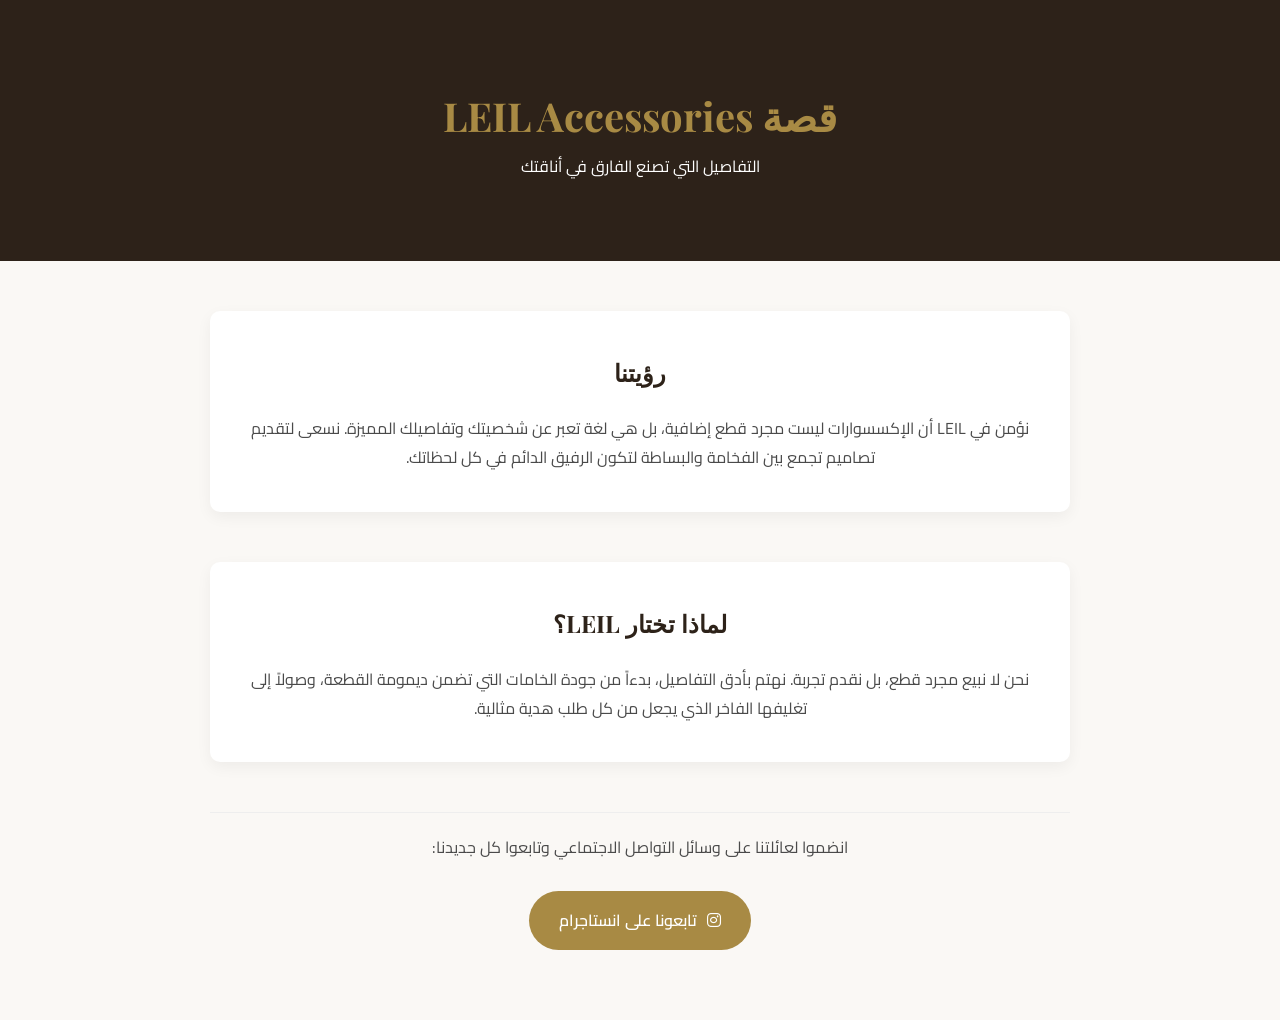
<file: pages/about.html>
<!DOCTYPE html>
<html lang="ar" dir="rtl">
<head>
    <meta charset="UTF-8">
    <meta name="viewport" content="width=device-width, initial-scale=1.0">
    <title>من نحن | LEIL Accessories</title>
    <link href="https://fonts.googleapis.com/css2?family=Cairo:wght@300;400;600&family=Playfair+Display:wght@700&display=swap" rel="stylesheet">
    <link rel="stylesheet" href="https://cdnjs.cloudflare.com/ajax/libs/font-awesome/6.4.0/css/all.min.css">
    
    <style>
        * { margin: 0; padding: 0; box-sizing: border-box; font-family: 'Cairo', sans-serif; }
        body { background-color: #faf8f5; color: #4a4a4a; line-height: 1.8; }

        /* Banner */
        .about-banner {
            background-color: #2d2219;
            color: #fff;
            padding: 80px 20px;
            text-align: center;
        }
        .about-banner h1 { font-family: 'Playfair Display', serif; color: #a88a44; font-size: 2.5rem; }

        /* Container */
        .content-container { max-width: 900px; margin: 50px auto; padding: 0 20px; text-align: center; }
        .about-section { margin-bottom: 50px; background: #fff; padding: 40px; border-radius: 10px; box-shadow: 0 5px 15px rgba(0,0,0,0.05); }
        h2 { color: #2d2219; margin-bottom: 20px; font-family: 'Playfair Display', serif; }

        /* Social Link */
        .social-box { margin-top: 30px; padding: 20px; border-top: 1px solid #eee; }
        .insta-btn {
            display: inline-flex;
            align-items: center;
            gap: 10px;
            background: #a88a44;
            color: #fff;
            padding: 15px 30px;
            border-radius: 50px;
            text-decoration: none;
            font-weight: 600;
            transition: 0.3s;
        }
        .insta-btn:hover { background: #c5a45b; transform: translateY(-3px); }
    </style>
</head>
<body>

    <section class="about-banner">
        <h1>قصة LEIL Accessories</h1>
        <p>التفاصيل التي تصنع الفارق في أناقتك</p>
    </section>

    <main class="content-container">
        <article class="about-section">
            <h2>رؤيتنا</h2>
            <p>نؤمن في LEIL أن الإكسسوارات ليست مجرد قطع إضافية، بل هي لغة تعبر عن شخصيتك وتفاصيلك المميزة. نسعى لتقديم تصاميم تجمع بين الفخامة والبساطة لتكون الرفيق الدائم في كل لحظاتك.</p>
        </article>

        <article class="about-section">
            <h2>لماذا تختار LEIL؟</h2>
            <p>نحن لا نبيع مجرد قطع، بل نقدم تجربة. نهتم بأدق التفاصيل، بدءاً من جودة الخامات التي تضمن ديمومة القطعة، وصولاً إلى تغليفها الفاخر الذي يجعل من كل طلب هدية مثالية.</p>
        </article>

        <div class="social-box">
            <p>انضموا لعائلتنا على وسائل التواصل الاجتماعي وتابعوا كل جديدنا:</p>
            <br>
            <a href="https://www.instagram.com/leil_accessories_7122011/" class="insta-btn" target="_blank">
                <i class="fab fa-instagram"></i> تابعونا على انستاجرام
            </a>
        </div>
    </main>

</body>
</html>
</file>
